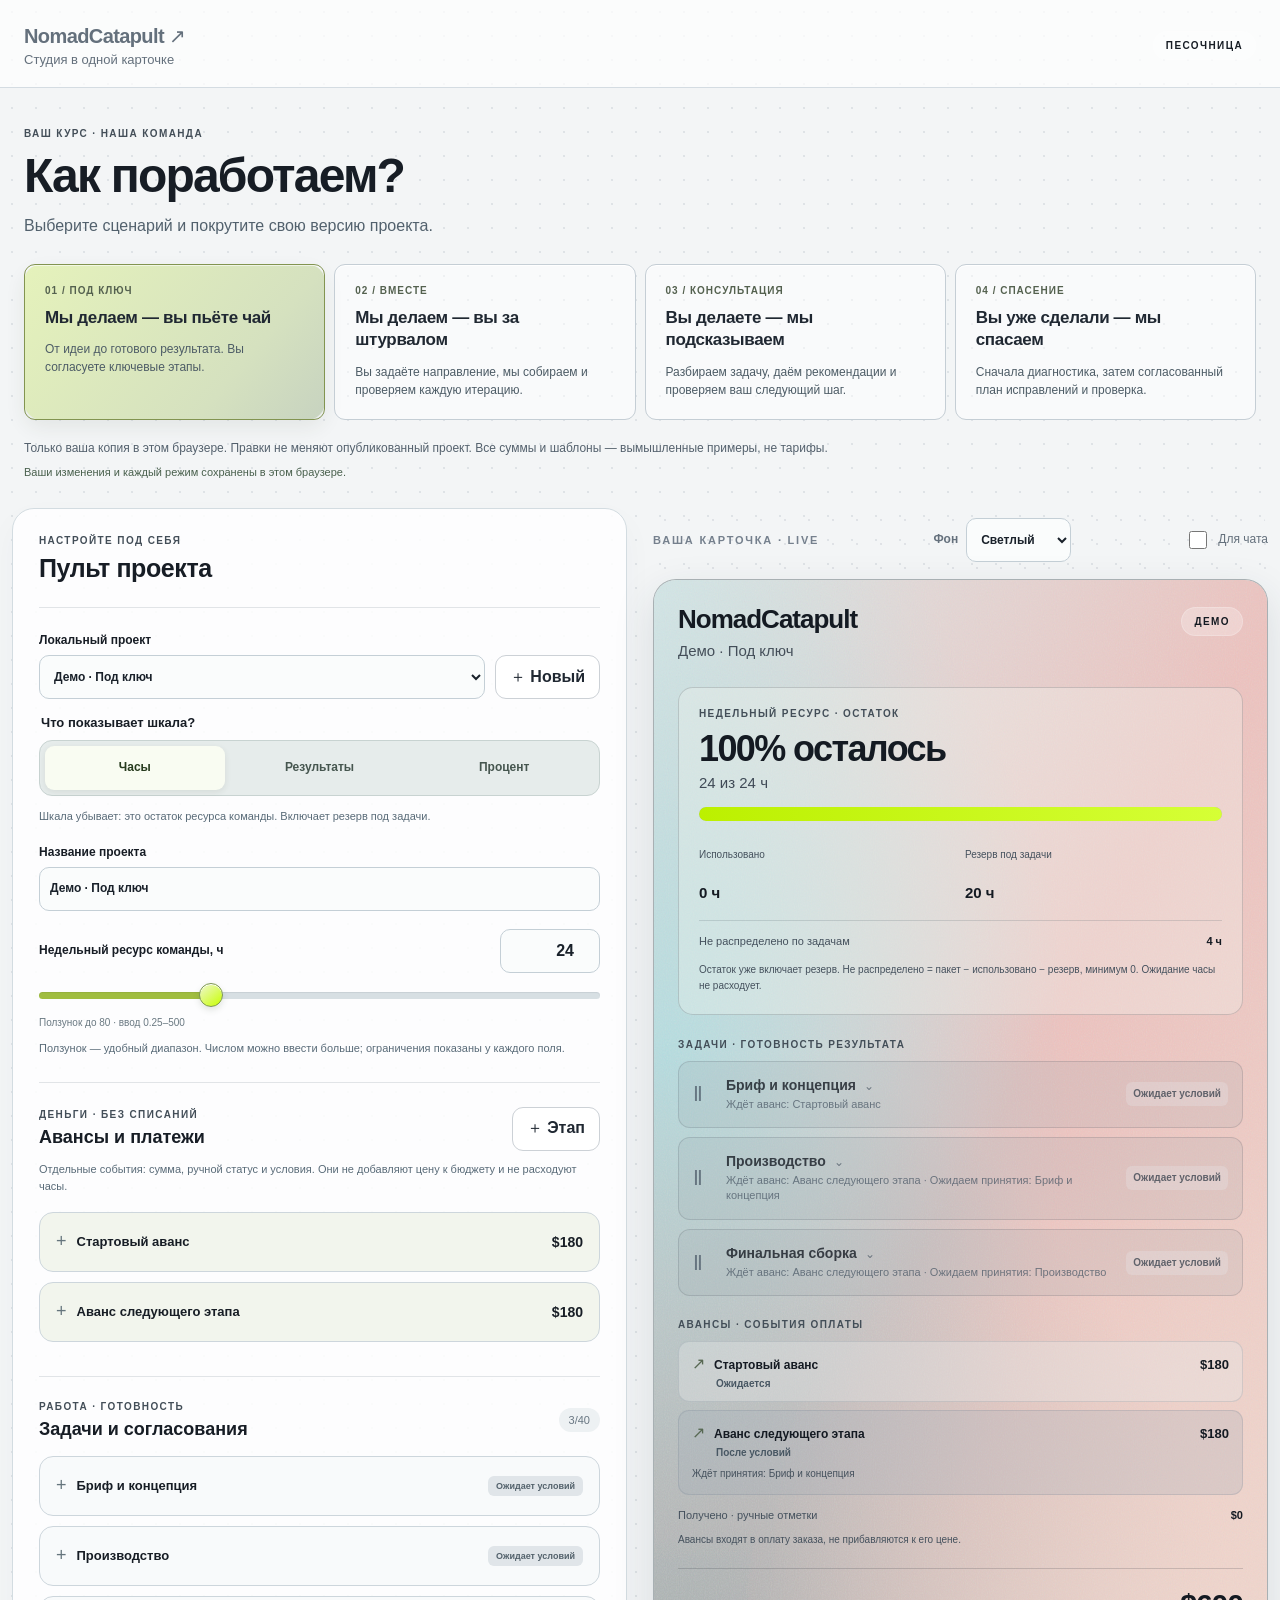
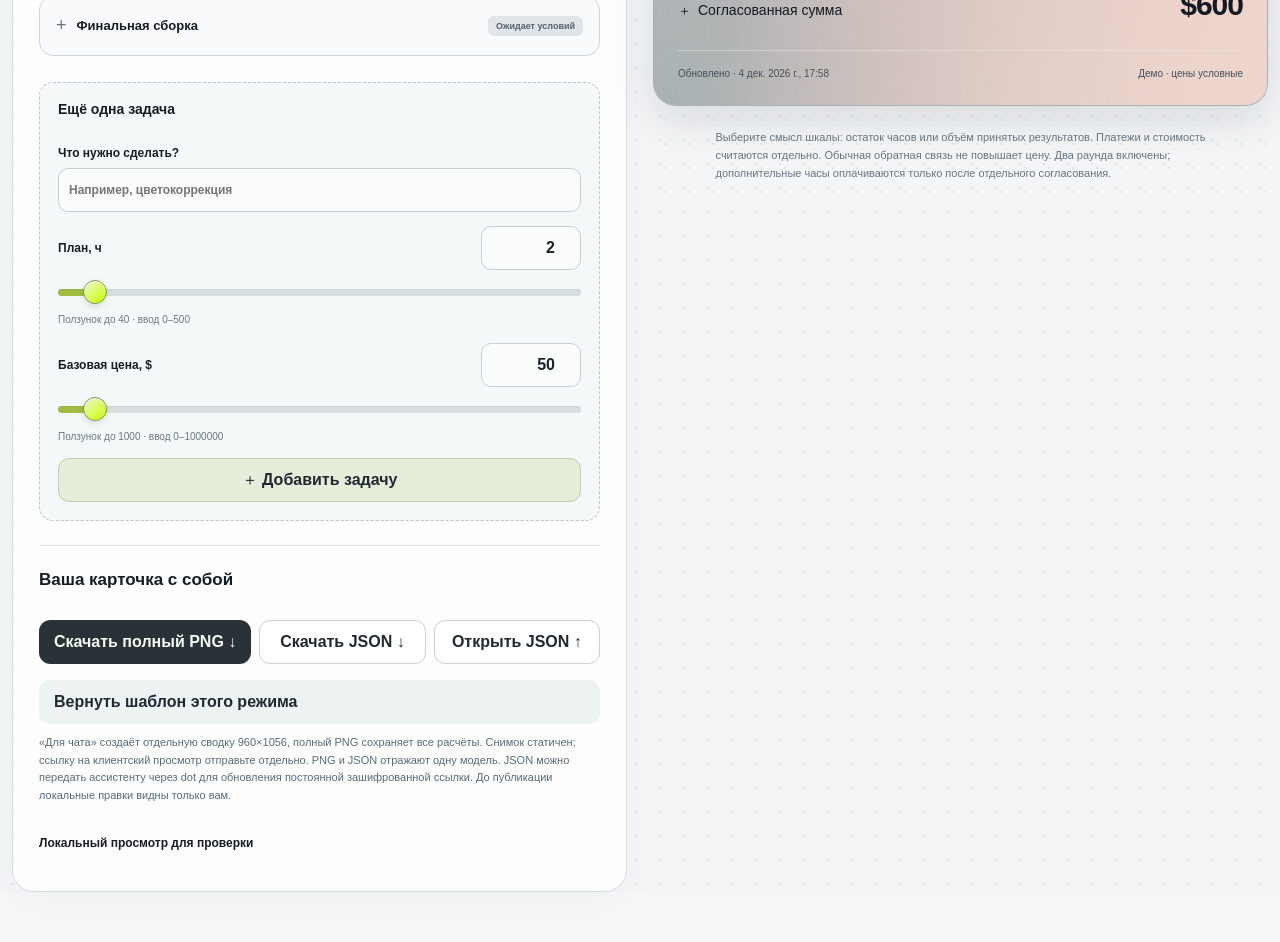
<file: studio-demo/index.html>
<!doctype html>
<html lang="ru"><head><meta charset="utf-8"><meta name="viewport" content="width=device-width,initial-scale=1"><meta name="robots" content="noindex,nofollow"><meta name="referrer" content="no-referrer"><title>NomadCatapult · Студия в одной карточке</title><link rel="stylesheet" href="./widget.css"></head>
<body class="sandbox"><header class="app-header"><div><p class="brand"><a href="../" aria-label="На главную NomadCatapult">NomadCatapult ↗</a></p><p>Студия в одной карточке</p></div><span class="demo-badge">ПЕСОЧНИЦА</span></header>
<section class="intro"><p class="eyebrow">ВАШ КУРС · НАША КОМАНДА</p><h1>Как поработаем?</h1><p class="intro-copy">Выберите сценарий и покрутите свою версию проекта.</p><div id="modes" class="mode-grid" role="group" aria-label="Режим работы"></div><p class="sandbox-note">Только ваша копия в этом браузере. Правки не меняют опубликованный проект. Все суммы и шаблоны — вымышленные примеры, не тарифы.</p><p id="save-status" class="save-status" role="status"></p></section>
<main class="editor-layout"><aside class="editor-panel" aria-label="Настройка вашей копии демо"><div class="panel-heading"><div><p class="eyebrow">НАСТРОЙТЕ ПОД СЕБЯ</p><h2>Пульт проекта</h2></div><button id="undo" hidden>Отменить действие</button></div>
<section class="editor-section project-settings"><div class="field-row"><label>Локальный проект<select id="project-list"></select></label><button id="new-project">＋ Новый</button></div><div id="project-controls"></div><p class="help">Ползунок — удобный диапазон. Числом можно ввести больше; ограничения показаны у каждого поля.</p></section>
<section class="editor-section"><div class="section-heading"><div><p class="eyebrow">ДЕНЬГИ · БЕЗ СПИСАНИЙ</p><h3>Авансы и платежи</h3></div><button id="add-payment" aria-label="Добавить платёжный этап">＋ Этап</button></div><p class="help">Отдельные события: сумма, ручной статус и условия. Они не добавляют цену к бюджету и не расходуют часы.</p><div id="payment-editors"></div></section>
<section class="editor-section"><div class="section-heading"><div><p class="eyebrow">РАБОТА · ГОТОВНОСТЬ</p><h3>Задачи и согласования</h3></div><span id="task-count" class="count"></span></div><div id="task-editors"></div><form id="add-task"><h3>Ещё одна задача</h3><label>Что нужно сделать?<input name="title" maxlength="160" required placeholder="Например, цветокоррекция"></label><div id="new-task-controls"></div><button type="submit" class="add-task-button">＋ Добавить задачу</button></form></section>
<section class="editor-section"><h3>Ваша карточка с собой</h3><div class="button-row"><button id="export" class="primary">Скачать PNG ↓</button><button id="export-json">Скачать JSON ↓</button><button id="import-json">Открыть JSON ↑</button><input id="import-file" type="file" accept=".json,application/json" hidden></div><button id="reset" class="quiet">Вернуть шаблон этого режима</button><p class="help">«Для чата» создаёт отдельную сводку 960×1056, полный PNG сохраняет все расчёты. Снимок статичен; ссылку на клиентский просмотр отправьте отдельно. PNG и JSON отражают одну модель. JSON можно передать ассистенту через dot для обновления постоянной зашифрованной ссылки. До публикации локальные правки видны только вам.</p><details class="local-tools"><summary>Локальный просмотр для проверки</summary><button id="share">Открыть только для чтения ↗</button><p class="help">Работает с локальной копией в этом браузере. Это не постоянная клиентская ссылка.</p><a id="open-viewer" target="_blank" rel="noopener noreferrer" hidden>Открыть локальную карточку ↗</a></details></section></aside>
<section id="preview-area" class="preview-area" aria-label="Ваша карточка"><div class="preview-toolbar"><span class="preview-label">ВАША КАРТОЧКА · LIVE</span><label>Фон<select id="background"><option value="light">Светлый</option><option value="dark">Тёмный</option></select></label><label class="check-label"><input id="compact" type="checkbox">Для чата</label></div><div class="card-wrap"><article id="widget" class="widget"></article></div><p class="preview-note">Выберите смысл шкалы: остаток часов или объём принятых результатов. Платежи и стоимость считаются отдельно. Обычная обратная связь не повышает цену. Два раунда включены; дополнительные часы оплачиваются только после отдельного согласования.</p></section></main><div id="toast" class="toast" role="status" aria-live="polite"></div><script type="module" src="./editor.mjs"></script></body></html>
</file>
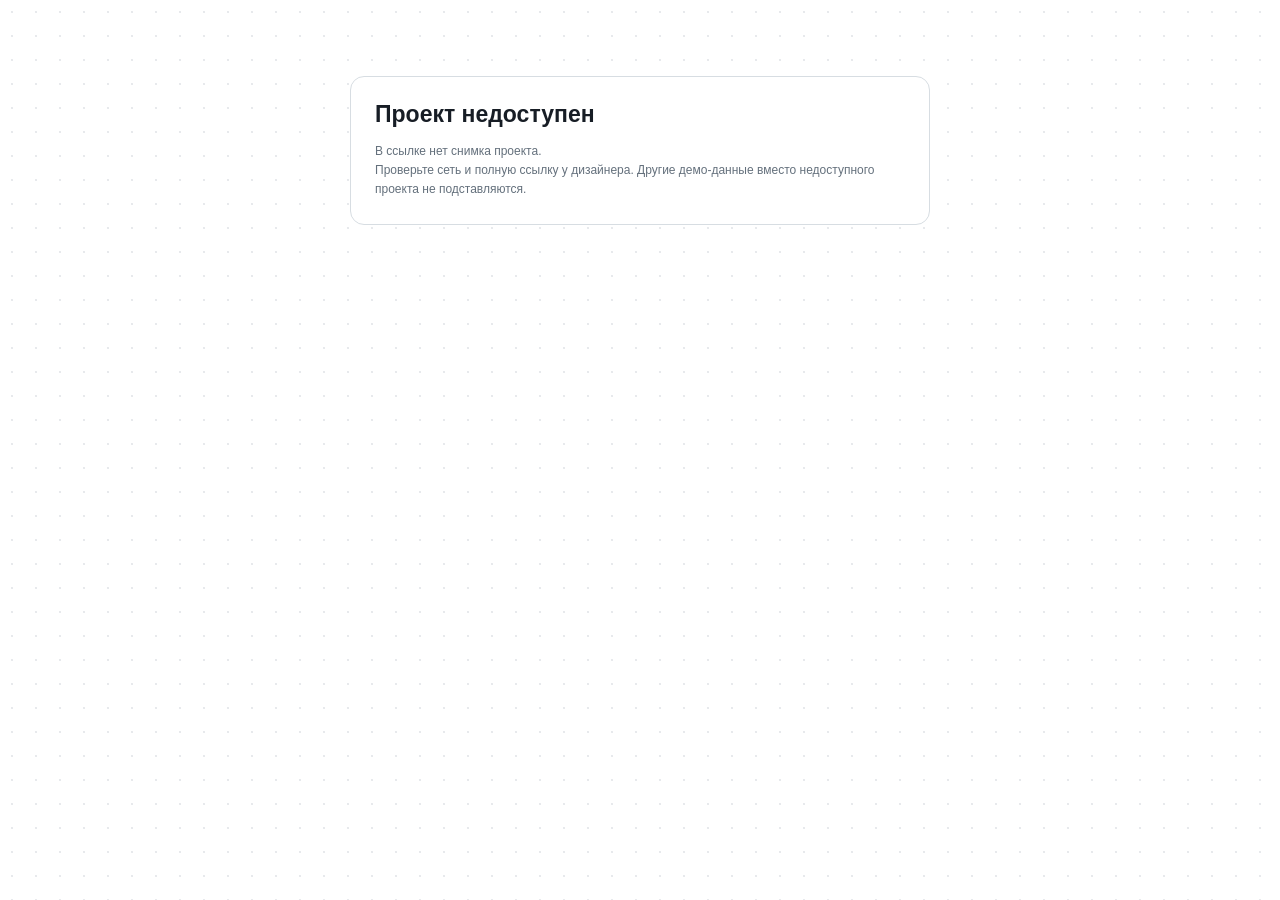
<file: studio-demo/viewer.html>
<!doctype html>
<html lang="ru"><head><meta charset="utf-8"><meta name="viewport" content="width=device-width,initial-scale=1"><meta name="robots" content="noindex,nofollow"><meta name="referrer" content="no-referrer"><title>NomadCatapult · Просмотр проекта</title><link rel="stylesheet" href="./widget.css"></head><body><main id="viewer-shell" class="viewer-shell"><p id="viewer-caption" class="viewer-caption"></p><div class="card-wrap"><article id="widget" class="widget"></article></div></main><script type="module" src="./viewer.mjs"></script></body></html>
</file>
<file: studio-demo/widget.css>
:root{font-family:Inter,"Segoe UI",Arial,sans-serif;color:#171d25;background:#f6f7f8;font-synthesis:none;--lime:#c8ff00;--ink:#141a22;--muted:#444e59;--edge:rgba(34,43,54,.18)}
*{box-sizing:border-box}body{margin:0;min-width:300px}button,input,select,textarea{font:inherit}button,a,input,select,summary{outline-offset:4px}button:focus-visible,a:focus-visible,input:focus-visible,select:focus-visible,summary:focus-visible{outline:3px solid #5b7500}button,a{touch-action:manipulation}button{cursor:pointer}button:disabled{cursor:not-allowed;opacity:.5}button{border:1px solid #ccd1d6;border-radius:9px;background:#fff;color:#202832;padding:10px 14px;font-weight:650;min-height:42px}button.primary{background:#222b31;color:white;border-color:#222b31}button.lime{background:var(--lime);border-color:#a9d800;color:#1c2600}button.danger{color:#923e30}input,select{width:100%;min-width:0;border:1px solid #c6ccd2;background:#fff;padding:9px 10px;border-radius:7px;color:#19212a}input[type=checkbox]{width:18px;height:18px;min-height:18px;flex:none;accent-color:#5c7600}label{display:grid;gap:6px;font-size:13px;font-weight:600}a{color:#344914}h1,h2,h3,p{margin:0}.app-header{padding:23px 32px;display:flex;align-items:center;justify-content:space-between;gap:20px;border-bottom:1px solid #dce0e4;background:#fff}.app-header .brand{font-weight:800;font-size:20px;letter-spacing:-.6px}.app-header p{color:#64707c;font-size:13px;margin-top:4px}.editor-layout{display:grid;grid-template-columns:minmax(320px,400px) minmax(0,1fr);min-height:calc(100vh - 90px)}.editor-panel{padding:24px;background:#fff;border-right:1px solid #dce0e4;max-height:calc(100vh - 90px);overflow:auto;position:sticky;top:0}.editor-panel h2{font-size:19px;letter-spacing:-.4px}.editor-panel h3{font-size:14px;margin:0 0 14px}.editor-section{display:grid;gap:14px;margin-top:22px;padding-top:22px;border-top:1px solid #e1e4e7}.field-row{display:grid;grid-template-columns:1fr 1fr;gap:10px}.check-label{display:flex;align-items:center;gap:9px;font-size:13px;font-weight:500;line-height:1.45}.help{font-size:12px;color:#64707c;line-height:1.6}.task-editor{border:1px solid #dce0e4;border-radius:10px;padding:14px;margin-bottom:10px}.task-editor>summary{font-size:14px;cursor:pointer;font-weight:700}.task-editor .fields{display:grid;gap:12px;padding-top:16px}.task-editor button{font-size:12px}.round-editor{border-top:1px solid #e1e4e7;padding-top:10px;display:grid;gap:10px}.round-editor strong{font-size:12px}.button-row{display:flex;gap:8px;flex-wrap:wrap}.share-result{display:grid;gap:10px}.share-result textarea{width:100%;height:92px;resize:vertical;font:11px/1.5 monospace;padding:10px;border:1px solid #c6ccd2;border-radius:8px;overflow-wrap:anywhere}.preview-area{padding:26px 32px 48px;min-width:0;background-color:#f8f9fa;background-image:radial-gradient(#a6acb840 .8px,transparent .9px);background-size:24px 24px}.preview-area.dark,.viewer-shell.dark{background-color:#20252c;background-image:radial-gradient(#b7c0cd30 .8px,transparent .9px)}.preview-toolbar{max-width:680px;margin:0 auto 26px;display:flex;align-items:center;justify-content:space-between;gap:14px;flex-wrap:wrap}.preview-toolbar label{display:flex;align-items:center;gap:8px;color:#64707c;font-size:12px}.preview-toolbar select{width:100px;font-size:12px}.dark .preview-toolbar label{color:#c7ced6}.preview-label{font-size:11px;font-weight:700;letter-spacing:1.8px;color:#75808d}.dark .preview-label{color:#c5ceda}.card-wrap{max-width:680px;margin:0 auto}.widget{position:relative;isolation:isolate;overflow:hidden;width:100%;padding:28px;border-radius:23px;border:1px solid rgba(81,92,106,.32);color:var(--ink);background:linear-gradient(130deg,rgba(221,225,228,.96),rgba(182,190,199,.97) 50%,rgba(166,179,183,.98));box-shadow:0 14px 40px #29374621,inset 0 1px 1px #ffffff80;backdrop-filter:blur(24px);-webkit-backdrop-filter:blur(24px)}.widget:before{content:"";position:absolute;inset:0;z-index:-1;pointer-events:none;opacity:.16;background-image:url("data:image/svg+xml,%3Csvg xmlns='http://www.w3.org/2000/svg' width='150' height='150'%3E%3Cfilter id='n'%3E%3CfeTurbulence type='fractalNoise' baseFrequency='.8' numOctaves='3' stitchTiles='stitch'/%3E%3C/filter%3E%3Crect width='100%25' height='100%25' opacity='.35' filter='url(%23n)'/%3E%3C/svg%3E")}.widget-header{display:flex;justify-content:space-between;align-items:start;gap:14px;margin-bottom:25px}.wordmark{font-size:26px;letter-spacing:-1px;font-weight:800}.project-name{font-size:15px;color:var(--muted);font-weight:500;line-height:1.5;margin-top:5px;overflow-wrap:anywhere}.demo-badge{flex:none;font-size:10px;letter-spacing:1.4px;font-weight:800;background:#ffffff40;border:1px solid #ffffff35;border-radius:99px;padding:8px 12px;margin-top:3px}.resource{background:#eef0f042;border:1px solid var(--edge);border-radius:15px;padding:20px}.eyebrow,.section-label{font-size:10px;font-weight:750;letter-spacing:1.4px;color:#434e58}.remaining{font-size:clamp(25px,3.3vw,41px);font-weight:800;letter-spacing:-1.6px;line-height:1.18;margin:9px 0 3px}.resource-caption{font-size:15px;color:#3f4a56}.meter{height:14px;background:#3b465b26;border-radius:99px;overflow:hidden;margin:16px 0 18px;box-shadow:inset 0 1px 2px #1b253f13}.meter span{display:block;height:100%;border-radius:inherit;background:linear-gradient(90deg,#bcf000,#d6ff36)}.resource-stats{display:grid;grid-template-columns:repeat(3,minmax(0,1fr));gap:9px}.resource-stats .pair{display:flex;flex-direction:column;gap:5px;align-items:flex-start;font-size:10px}.resource-stats .pair strong{font-size:15px}.micro{font-size:11px;color:#45515d;line-height:1.55;margin-top:12px}.warning{font-size:12px;line-height:1.5;margin-top:10px;color:#66311b;font-weight:600}.task-section{margin-top:24px}.section-label{margin-bottom:11px}.task{border:1px solid var(--edge);background:#edf0f126;margin-bottom:9px;border-radius:12px;overflow:hidden}.task>summary{display:grid;grid-template-columns:23px minmax(0,1fr) auto;align-items:center;gap:10px;padding:15px 14px;cursor:pointer;list-style:none;min-height:62px}.task>summary::-webkit-details-marker,.disclosure>summary::-webkit-details-marker{display:none}.task>summary:after{content:"+";font-size:16px;color:#59646e;grid-column:3;grid-row:2;justify-self:end;display:none}.task-heading{display:flex;flex-direction:column;gap:4px;overflow-wrap:anywhere;font-size:14px}.task-reason{font-size:11px;color:#505e6b;line-height:1.4;font-weight:400}.status{font-size:10px;font-weight:700;padding:5px 7px;border-radius:6px;background:#edf2b86e;text-align:center;max-width:120px;line-height:1.4}.status-symbol{font-size:23px;line-height:1;color:#647621}.task-blocked{background:#9aa4af35}.task-blocked .status{background:#e4e7e956;color:#3d4854}.task-blocked .status-symbol{font-size:20px;color:#52606d}.task-accepted .status{background:#d9eac374;color:#2c5b22}.task-active .status{background:#fae8a778;color:#685015}.task-body{padding:0 16px 15px 47px;border-top:1px solid #59667819}.pair{display:flex;align-items:baseline;justify-content:space-between;gap:14px;font-size:12px;line-height:1.6;margin:8px 0}.pair span{color:#45515d}.pair strong{text-align:right;font-weight:650;overflow-wrap:anywhere}.task-progress{height:4px;background:#39475624;border-radius:4px;overflow:hidden;margin-bottom:14px}.task-progress span{display:block;height:100%;background:#657b3c}.disclosure{margin-top:10px;border-top:1px solid var(--edge)}.disclosure>summary{display:flex;justify-content:space-between;align-items:baseline;gap:14px;padding:13px 0;cursor:pointer;font-size:12px;list-style:none}.disclosure>summary>span:before{content:"＋";display:inline-block;width:20px;font-size:13px}.disclosure[open]>summary>span:before{content:"−"}.disclosure .pair{padding:0 2px}.budget{margin-top:20px}.budget>summary{font-size:14px;padding:19px 0 12px}.budget>summary strong{font-size:30px;letter-spacing:-1px}.blocker-list{padding-left:16px;font-size:11px;color:#43505d;line-height:1.6;margin:8px 0}.payment-note{font-size:11px;line-height:1.5;color:#485562}.widget-footer{display:flex;justify-content:space-between;gap:12px;border-top:1px solid #f0f3f55e;padding-top:15px;margin-top:16px;font-size:10px;line-height:1.5;color:#44505d}.compact{max-width:420px;margin:0 auto;padding:21px;border-radius:19px}.compact .wordmark{font-size:23px}.compact .remaining{font-size:31px}.compact .resource{padding:16px}.compact .task>summary{grid-template-columns:18px minmax(0,1fr);gap:8px;padding:13px 11px}.compact .status{grid-column:2;justify-self:start;margin-top:2px}.compact .task-body{padding-left:15px}.compact .widget-footer{flex-direction:column;gap:4px}.compact .task-reason{font-size:11px}.compact .resource-stats{gap:4px}.compact .resource-stats .pair{font-size:9px}.empty{font-size:13px;padding:18px 0;color:#45515d}.preview-note{max-width:580px;margin:22px auto 0;font-size:12px;color:#687583;line-height:1.65}.dark .preview-note{color:#c0cad3}.notice{font-size:12px;color:#51606c;line-height:1.65;padding:13px 14px;border-radius:8px;background:#f1f4f6;border:1px solid #e1e6ea}.viewer-shell{min-height:100vh;padding:36px 20px;background-color:#fff;background-image:radial-gradient(#8994a333 .8px,transparent .9px);background-size:24px 24px}.viewer-caption{max-width:680px;margin:0 auto 22px;color:#64707c;font-size:12px;line-height:1.6}.viewer-shell.dark .viewer-caption{color:#c5ced9}.viewer-shell .card-wrap{max-width:580px}.viewer-error{max-width:600px;padding:24px;background:#fff;border:1px solid #d7dde2;border-radius:14px;margin:40px auto}.viewer-error h1{font-size:23px;margin-bottom:14px}.toast{position:fixed;left:50%;bottom:20px;transform:translateX(-50%);max-width:calc(100vw - 32px);padding:12px 18px;border-radius:10px;background:#26313a;color:#fff;font-size:13px;z-index:10;box-shadow:0 8px 25px #0003}.toast:empty{display:none}[hidden]{display:none!important}.save-status{font-size:11px;color:#617269;min-height:16px}.viewer-caption strong{font-weight:700}.editor-panel .share-result a{font-size:13px;overflow-wrap:anywhere}
@media(min-width:1450px){.preview-area{padding-top:35px}.card-wrap{max-width:640px}}@media(max-width:960px){.editor-layout{grid-template-columns:340px minmax(0,1fr)}.preview-area{padding:22px 18px}.widget{padding:21px}.wordmark{font-size:23px}.task>summary{grid-template-columns:20px minmax(0,1fr)}.status{grid-column:2;justify-self:start}.task-body{padding-left:15px}.remaining{font-size:31px}.widget-footer{flex-direction:column;gap:4px}}@media(max-width:700px){.app-header{padding:17px 18px}.app-header .brand{font-size:18px}.app-header p{font-size:11px}.editor-layout{display:flex;flex-direction:column}.editor-panel{position:static;max-height:none;overflow:visible;order:2;border-right:0;border-top:1px solid #dce0e4;padding:23px 18px}.preview-area{order:1;padding:20px 14px 28px}.preview-toolbar{margin-bottom:18px;gap:10px}.preview-label{font-size:10px}.widget{border-radius:18px;padding:20px}.resource{padding:15px}.wordmark{font-size:24px}.demo-badge{font-size:9px;padding:7px 9px}.widget-header{margin-bottom:20px}.remaining{font-size:33px;letter-spacing:-1.1px}.resource-stats .pair{font-size:9px}.resource-stats .pair strong{font-size:14px}.resource-stats{gap:4px}.resource-caption{font-size:14px}.task-heading{font-size:14px}.viewer-shell{padding:22px 12px}.viewer-caption{padding:0 6px;font-size:11px}.budget>summary{font-size:12px}.budget>summary strong{font-size:28px}.compact{padding:18px}.preview-note{font-size:11px}.field-row{gap:10px}.toast{font-size:12px}}
.task-heading strong:after{content:"⌄";display:inline-block;margin-left:8px;color:#54616b;font-size:12px}.task[open] .task-heading strong:after{content:"⌃"}
.remaining-tasks{font-size:11px;color:#43515d;line-height:1.55;padding:8px 3px 0}.compact .task-reason{display:-webkit-box;-webkit-line-clamp:3;-webkit-box-orient:vertical;overflow:hidden}
@media(prefers-reduced-motion:reduce){*{scroll-behavior:auto!important}}

/* Public sandbox. Text stays fixed; only control surfaces and the slider thumb deform. */
.sandbox{background:#f3f5f6;background-image:radial-gradient(#7a88952b .8px,transparent .9px);background-size:24px 24px}
.app-header .brand a{color:inherit;text-decoration:none}.sandbox .app-header{background:#ffffffba;border-bottom-color:#d4dce2;padding:20px max(24px,calc((100vw - 1320px)/2))}
.intro{max-width:1370px;margin:auto;padding:40px 24px 26px}.intro h1{font-size:clamp(30px,4vw,48px);letter-spacing:-1.8px;margin:10px 0;line-height:1.12}.intro-copy{color:#52616d;font-size:16px;line-height:1.6}.sandbox-note{font-size:12px;line-height:1.6;color:#54616d;max-width:840px;margin:19px 0 8px}.save-status{font-size:11px;color:#49604d}
.mode-grid{position:relative;isolation:isolate;display:grid;grid-template-columns:repeat(4,minmax(0,1fr));gap:9px;margin-top:26px}.mode-card{position:relative;z-index:1;display:flex;flex-direction:column;align-items:start;gap:11px;min-height:175px;padding:20px;text-align:left;border-radius:18px;background:#ffffff75;border:1px solid #c5ced5;box-shadow:inset 0 1px #fff;overflow:hidden}.mode-card[aria-pressed=true]{background:transparent;border-color:#829450;box-shadow:inset 0 1px #fff9}.mode-card strong{font-size:17px;line-height:1.3;letter-spacing:-.35px;max-width:245px}.mode-number{font-size:10px;text-transform:uppercase;letter-spacing:1px;color:#54614f}.mode-description{font-size:12px;line-height:1.5;color:#4d5c66;font-weight:400}.mode-indicator{position:absolute;z-index:0;border-radius:18px;background:linear-gradient(130deg,#e5f2bb,#d5e1bf 70%,#c7d3c0);box-shadow:0 8px 20px #36462a14;pointer-events:none;transform-origin:0 0}.mode-indicator:not([data-ready=true]){opacity:0}
.sandbox .editor-layout{max-width:1322px;margin:0 auto 50px;grid-template-columns:minmax(0,1fr) minmax(360px,1fr);gap:26px;align-items:start;min-height:0;padding:0 12px}.sandbox .editor-panel{max-height:none;position:static;overflow:visible;border:1px solid #d3dce1;border-radius:22px;padding:26px;background:#ffffffd9;box-shadow:0 12px 32px #3b4b5b08}.sandbox .preview-area{padding:10px 0 24px;border-radius:24px;background-color:transparent;position:sticky;top:18px}.sandbox .preview-area.dark{padding:18px;background-color:#20252c}.sandbox .preview-toolbar{gap:10px;margin-bottom:17px}.sandbox .preview-toolbar select{width:105px}.panel-heading,.section-heading{display:flex;align-items:center;justify-content:space-between;gap:10px}.panel-heading h2{font-size:25px;margin-top:8px}.section-heading h3{font-size:18px;margin:7px 0 0}.section-heading button{flex-shrink:0}.count{font-size:11px;color:#687682;background:#edf1f3;border-radius:99px;padding:6px 10px}.sandbox .editor-section{margin-top:24px;padding-top:24px;gap:16px}.sandbox .editor-section>h3{font-size:17px}.sandbox .editor-section>p.help{margin-top:-6px}.project-settings .field-row{grid-template-columns:1fr auto;align-items:end}.sandbox #project-controls{display:grid;gap:18px}.sandbox label{font-size:12px;line-height:1.45}.sandbox input:not([type=checkbox]):not([type=range]),.sandbox select{min-height:44px;border-color:#c4cfd6;border-radius:10px;background:#fafcfc}.sandbox input:disabled{color:#77838b;background:#eef1f3!important;cursor:not-allowed}.sandbox button{min-height:44px;border-radius:11px}.sandbox button:hover{border-color:#87957a}.sandbox button.quiet{background:#edf2f2;border-color:transparent;text-align:left}.sandbox .danger{color:#8c4236}.sandbox .primary{background:#293337;color:#f7faf2;border-color:#293337}.sandbox .help{color:#596b78;font-size:11px}.sandbox .task-editor,.payment-editor{padding:0;border:1px solid #cdd6dc;border-radius:14px;background:#f8fafb;overflow:hidden;margin:0 0 10px}.sandbox .task-editor>summary,.payment-editor>summary{display:flex;justify-content:space-between;align-items:center;gap:10px;padding:16px;min-height:58px;cursor:pointer;list-style:none;font-size:13px;font-weight:700}.sandbox .task-editor>summary::before,.payment-editor>summary::before{content:'+';color:#65757d;font-weight:500;font-size:18px}.sandbox .task-editor[open]>summary::before,.payment-editor[open]>summary::before{content:'−'}.sandbox .task-editor>summary>span:first-child,.payment-editor>summary>span:first-child{flex:1;overflow-wrap:anywhere}.editor-status{font-size:9px;font-weight:600;padding:5px 8px;border-radius:6px;background:#e5ecd5;max-width:110px;text-align:center}.task-editor-blocked .editor-status{background:#e0e5e9;color:#53626c}.sandbox .fields{padding:18px 16px;display:grid;gap:19px;border-top:1px solid #e0e6e9}.sandbox .task-editor .fields{padding-top:18px}.payment-editor{background:#f2f5ed}.payment-editor>summary>strong{font-size:14px}.numeric-control{min-width:0}.numeric-top{display:flex;justify-content:space-between;gap:12px;align-items:center}.numeric-top>label{flex:1}.numeric-top .number-input{width:100px;min-width:85px;text-align:right;font-size:16px;font-weight:650;font-variant-numeric:tabular-nums}.range-hint{font-size:10px;color:#6a7982;line-height:1.5;margin-top:-2px}.field-error{font-size:11px;color:#933e2d;line-height:1.5;min-height:0}.field-error:not(:empty){margin-top:5px}input[aria-invalid=true]{border-color:#a54331!important;box-shadow:0 0 0 2px #b3452f1c}
.slider-shell{position:relative;min-width:0;height:44px;--fill:50%;--thumb:24px}.elastic-range{-webkit-appearance:none;appearance:none;position:absolute;inset:0;width:100%;height:44px;margin:0;padding:0;background:transparent;border:0;cursor:ew-resize;touch-action:pan-y}.elastic-range::-webkit-slider-runnable-track{height:7px;margin:0;border-radius:99px;background:linear-gradient(to right,#a0bd40 var(--fill),#d7dfe3 var(--fill));box-shadow:inset 0 1px 1px #17203113}.elastic-range::-moz-range-track{height:7px;border-radius:99px;background:#d7dfe3}.elastic-range::-moz-range-progress{height:7px;background:#a0bd40}.elastic-range::-webkit-slider-thumb{-webkit-appearance:none;width:24px;height:24px;margin-top:-8px;border:0;border-radius:50%;background:transparent}.elastic-range::-moz-range-thumb{width:24px;height:24px;border:0;background:transparent}.elastic-thumb{position:absolute;pointer-events:none;left:calc(12px + (100% - 24px)*var(--position,0));top:10px;width:24px;height:24px;margin-left:-12px;border-radius:50%;background:linear-gradient(140deg,#eff7d2,#c8ff00);border:1px solid #7c9653;box-shadow:0 3px 6px #41513a25,inset 0 1px #fff;transform-origin:center;will-change:transform}.elastic-range:focus-visible{outline:none}.slider-shell:has(.elastic-range:focus-visible) .elastic-thumb{outline:3px solid #415d23;outline-offset:4px}.slider-shell:has(.elastic-range:disabled){opacity:.4}.elastic-range:disabled{cursor:not-allowed}
.switch{position:relative;min-height:44px;cursor:pointer;gap:10px}.switch input{position:absolute;opacity:0;left:0;width:40px!important;height:30px!important}.switch-track{position:relative;flex:none;width:38px;height:24px;border-radius:99px;background:#c6d0d7;border:1px solid #a5b2bc;transition:background .18s}.switch-track:before{content:'';position:absolute;left:3px;top:3px;width:16px;height:16px;background:#fff;border-radius:50%;box-shadow:0 1px 3px #0002;transition:transform .36s cubic-bezier(.25,1.65,.4,1)}.switch input:checked+.switch-track{background:#b8dc4d;border-color:#8ba83e}.switch input:checked+.switch-track:before{transform:translateX(14px)}.switch input:active+.switch-track:before{scale:1.2 .8}.switch input:focus-visible+.switch-track{outline:3px solid #536b2d;outline-offset:3px}.switch:has(input:disabled){opacity:.5;cursor:not-allowed}.conditions>summary,.round-editor>summary,.local-tools>summary{cursor:pointer;min-height:44px;display:flex;align-items:center;font-size:12px;font-weight:650}.condition-options{display:grid;gap:2px;padding-top:8px}.conditions{border-top:1px solid #dde4e7}.sandbox .round-editor{padding-top:0}.sandbox .round-editor .fields{padding-left:0;padding-right:0}.included-round{font-size:12px;color:#526735}.extra-round{display:grid;gap:12px;padding-top:15px;border-top:1px solid #d6dfe3}.extra-round h4{margin:0;font-size:12px}.sandbox #add-task{display:grid;gap:14px;padding:18px;border-radius:14px;border:1px dashed #b9c8cf;background:#f5f8f8}.sandbox #new-task-controls{display:grid;gap:16px}.add-task-button{width:100%;background:#e6edda;border-color:#bfcda9}.sandbox .button-row>button{flex:1;white-space:nowrap}.sandbox .preview-note{font-size:11px;max-width:510px;padding:0 10px}.sandbox .widget{padding:24px}.sandbox .remaining{font-size:36px}.meter span{transform-origin:left center}.payment-section{margin-top:23px}.payment-row{padding:12px 13px;border:1px solid #68778430;border-radius:11px;margin-bottom:8px;background:#e5e9e95c}.payment-row-head{display:flex;gap:9px;align-items:baseline}.payment-icon{font-size:16px;color:#576852}.payment-title{font-size:12px;flex:1;overflow-wrap:anywhere}.payment-amount{font-size:13px;text-align:right;max-width:45%;overflow-wrap:anywhere}.payment-status{display:block;margin:5px 0 0 24px;font-size:10px;font-weight:600;color:#485763}.payment-received{background:#dce7c853}.payment-received .payment-status{color:#35572a}.payment-blocked{background:#a1acb83d}.payment-section .pair{font-size:11px;margin-top:12px}.payment-section .micro{font-size:10px;margin-top:8px}.task-blocked{opacity:.8}.widget-footer{flex-wrap:wrap}.pulse:not(.mode-card){animation:surface-spring .38s cubic-bezier(.2,.8,.25,1)}
@keyframes surface-spring{0%{scale:1}35%{scale:1.1 .87}65%{scale:.95 1.06}100%{scale:1}}
.switch-track[data-spring=on]:before{animation:switch-on .42s cubic-bezier(.2,.75,.25,1)}.switch-track[data-spring=off]:before{animation:switch-off .42s cubic-bezier(.2,.75,.25,1)}
@keyframes switch-on{0%{transform:translateX(0) scale(.85,1.12)}65%{transform:translateX(17px) scale(1.2,.85)}85%{transform:translateX(13px) scale(.95,1.04)}100%{transform:translateX(14px) scale(1)}}
@keyframes switch-off{0%{transform:translateX(14px) scale(.85,1.12)}65%{transform:translateX(-3px) scale(1.2,.85)}85%{transform:translateX(1px) scale(.95,1.04)}100%{transform:translateX(0) scale(1)}}
.budget>summary strong{min-width:0;max-width:65%;overflow-wrap:anywhere;text-align:right}.payment-amount{min-width:0}
@media(max-width:1000px){.mode-grid{grid-template-columns:repeat(2,minmax(0,1fr))}.mode-card{min-height:150px}.sandbox .editor-layout{gap:16px}.sandbox .editor-panel{padding:20px}.sandbox .preview-area{top:10px}.sandbox .widget{padding:20px}}
@media(max-width:700px){.intro{padding:28px 14px 16px}.intro h1{letter-spacing:-1px;font-size:34px}.intro-copy{font-size:14px}.mode-grid{gap:7px;margin-top:18px}.mode-card{padding:14px 12px;gap:8px;min-height:165px;border-radius:14px}.mode-card strong{font-size:14px;letter-spacing:-.25px}.mode-number{font-size:9px;letter-spacing:.5px}.mode-description{font-size:10px;line-height:1.5}.mode-indicator{border-radius:14px}.sandbox-note{font-size:11px;margin-top:14px}.sandbox .app-header{padding:15px 16px}.sandbox .app-header .demo-badge{font-size:8px;letter-spacing:.8px}.sandbox .editor-layout{display:flex;flex-direction:column;padding:0 12px;gap:18px}.sandbox .editor-panel{width:100%;padding:20px 15px;order:2;border-radius:18px}.sandbox .preview-area{position:static;width:100%;padding:12px 0 8px;order:1}.sandbox .widget{padding:18px}.sandbox .preview-toolbar{padding:0 3px;gap:8px}.sandbox .preview-label{font-size:9px;letter-spacing:.8px}.sandbox .remaining{font-size:32px}.sandbox .preview-note{padding:0 5px}.panel-heading h2{font-size:23px}.panel-heading{flex-wrap:wrap}.section-heading h3{font-size:17px}.payment-title{font-size:11px}.payment-amount{font-size:12px}.payment-row{padding:11px}.payment-section .pair{font-size:10px}.sandbox .resource-stats .pair{font-size:8px}.sandbox .task>summary{padding:13px 11px}.sandbox .task-heading{font-size:13px}.sandbox .numeric-top .number-input{width:90px}.sandbox .task-editor>summary,.payment-editor>summary{padding:14px 12px}.sandbox .fields{padding:17px 12px}.sandbox .editor-status{font-size:8px;max-width:95px}.sandbox .button-row>button{font-size:12px}.sandbox .sandbox-note{max-width:100%}}
@media(prefers-reduced-motion:reduce){*,*:before,*:after{animation:none!important;transition:none!important;scroll-behavior:auto!important}.elastic-thumb{transform:none!important;will-change:auto}.switch input:active+.switch-track:before{scale:1}.mode-indicator{will-change:auto}}

/* Original coral/cyan grain, rendered once as an SVG image. Only this surface drifts. */
.widget{background:#d1d9d6;backdrop-filter:none;-webkit-backdrop-filter:none}
.widget:before{display:none}.widget:after{content:"";position:absolute;inset:-3%;z-index:-1;pointer-events:none;background-image:var(--card-surface);background-size:100% 100%;background-repeat:no-repeat;transform-origin:center;animation:matte-drift 28s ease-in-out infinite alternate;will-change:transform}
@keyframes matte-drift{0%{transform:translate3d(0,0,0) scale(1)}50%{transform:translate3d(.55%,-.45%,0) scale(1.012)}100%{transform:translate3d(-.65%,.55%,0) scale(1.018)}}
.resource{background:#f2f5f052}.meter{display:flex;isolation:isolate}.meter>span{flex:none;min-width:0}.meter .meter-primary{background:linear-gradient(90deg,#bcf000,#d6ff36)}.meter .meter-review{background:repeating-linear-gradient(135deg,#bed6cc 0,#bed6cc 4px,#6d877e 4px,#6d877e 6px);border-radius:0}
.resource-stats[data-columns="2"]{grid-template-columns:repeat(2,minmax(0,1fr))}.resource-stats .pair{margin:8px 0;line-height:1.5}.resource-stats .pair>span{min-height:30px}.unallocated{border-top:1px solid #4a5e6230;padding-top:12px;font-size:11px;line-height:1.5}.unallocated>span{max-width:77%}.unallocated>strong{flex-shrink:0}.metric-explanation{font-size:10px;line-height:1.6}.widget[data-measure=percent] .remaining{letter-spacing:-1px}.measurement-controls{border:0;padding:0;margin:0;display:grid;gap:12px;min-width:0}.measurement-controls legend{font-size:13px;font-weight:700;margin:0 0 10px}.measurement-options{display:grid;grid-template-columns:repeat(3,minmax(0,1fr));gap:5px;padding:5px;border-radius:13px;background:#e6eceb;border:1px solid #c8d3d1}.measurement-choice{position:relative;cursor:pointer;min-height:44px;display:grid;place-items:center;border-radius:9px;font-size:12px!important;color:#46564f}.measurement-choice input{position:absolute;opacity:0;inset:0;margin:0;width:100%;height:100%}.measurement-choice:has(input:checked){background:#f9fcf2;box-shadow:0 2px 6px #30432918;color:#273b1e;font-weight:750}.measurement-choice:has(input:focus-visible){outline:3px solid #536b2d;outline-offset:2px}.measurement-choice span{pointer-events:none}.measurement-controls .help{margin:0}.editor-panel:not([data-measure=hours]) [data-hours=true]{display:none}.widget[data-measure=units] .remaining{font-variant-numeric:tabular-nums}
@media(max-width:700px){.resource-stats .pair>span{min-height:41px}.resource-stats[data-columns="2"] .pair>span{min-height:27px}.sandbox .resource-stats .pair{font-size:9px}.sandbox .resource-stats[data-columns="2"] .pair{font-size:10px}.measurement-choice{font-size:11px!important}.widget[data-measure=percent] .remaining{font-size:30px}.unallocated{font-size:10px}.resource-caption{overflow-wrap:anywhere}.metric-explanation{font-size:10px}.resource-stats .pair strong{font-size:14px}}
@media(prefers-reduced-motion:reduce){.widget:after{animation:none!important;transform:none!important;will-change:auto}}

/* The chat composition uses the same 320×352 coordinate system as its 3x PNG. */
.widget.chat-card{padding:0!important;aspect-ratio:10/11;max-width:480px;margin:0 auto;border-radius:18px;container-type:inline-size;min-height:0}
.chat-layout{position:absolute;inset:0;color:#172129}.chat-layout>p,.chat-layout>h1,.chat-layout>div,.chat-layout>section{position:absolute;margin:0;left:5.625cqw;width:88.75cqw}.chat-brand{top:5cqw;font-size:3.4375cqw;font-weight:800;letter-spacing:-.3px}.chat-layout>.chat-demo{position:absolute;right:5.625cqw;top:5.3cqw;left:auto;width:auto;font-size:2.8125cqw;letter-spacing:1px;font-weight:750}.chat-title{top:10.9cqw;font-size:5.3125cqw!important;line-height:1.18!important;font-weight:700!important;color:#172129!important;display:-webkit-box;-webkit-line-clamp:2;-webkit-box-orient:vertical;overflow:hidden;overflow-wrap:anywhere}.chat-metric-label{top:26.56cqw;font-size:3.125cqw;font-weight:750;letter-spacing:.6px}.chat-headline{top:31.56cqw;font-size:9.0625cqw!important;font-weight:800;line-height:1.18;letter-spacing:-.8px!important}.chat-caption{top:42.8cqw;font-size:4.0625cqw;color:#45515d;line-height:1.2;white-space:nowrap;overflow:hidden;text-overflow:ellipsis}.chat-layout>.chat-meter{top:50cqw;height:3.75cqw;margin:0}.chat-layout>.chat-counts{top:57.8cqw;display:grid;grid-template-columns:1fr 1fr;gap:7cqw}.chat-counts .pair{font-size:3.75cqw;line-height:1.25;gap:2cqw;margin:0;align-items:baseline}.chat-counts .pair strong{font-size:5cqw;white-space:nowrap}.chat-layout>.chat-next{top:70.6cqw;min-height:15.6cqw}.chat-next-title{font-size:4.6875cqw;font-weight:650;white-space:nowrap;overflow:hidden;text-overflow:ellipsis;line-height:1.3}.chat-next-status{font-size:4.0625cqw;line-height:1.15;color:#594d32;margin-top:2cqw;display:-webkit-box;-webkit-line-clamp:2;-webkit-box-orient:vertical;overflow:hidden}.chat-alerts{display:grid;gap:.5cqw;align-content:start}.chat-alerts>p{font-size:4.375cqw;line-height:1.15;color:#6b3f23;font-weight:600}.chat-layout>.chat-payment{top:89.6875cqw;height:8.75cqw;border-radius:8px;background:#edf1d75c;border:1px solid #6576792b;padding:1.8cqw 2.8cqw;display:flex;justify-content:space-between;align-items:center;gap:2cqw;font-size:3.75cqw;color:#27343a;line-height:1.2}.chat-payment strong{font-size:4.0625cqw}.chat-layout>.chat-date{top:101.56cqw;font-size:3.125cqw;line-height:1.2;color:#45515d;white-space:nowrap}.chat-layout>.chat-details-note{top:105.625cqw;font-size:2.8125cqw;line-height:1.2;color:#45515d}
.client-card{max-width:480px;margin:0 auto}.client-details{margin-top:10px;border:1px solid #c8d1d5;border-radius:12px;background:#f7f9f7eb;overflow:hidden;color:#26363c}.client-details>summary{min-height:48px;cursor:pointer;padding:14px 16px;font-size:14px;font-weight:650;list-style:none;display:flex;align-items:center;justify-content:space-between;gap:12px}.client-details>summary:after{content:'+';font-size:20px;font-weight:400}.client-details[open]>summary:after{content:'−'}.client-details>summary::-webkit-details-marker{display:none}.client-detail-body{padding:0 14px 14px;border-top:1px solid #cbd4d54d}.client-detail-body .task-section{margin-top:16px}.client-detail-body .resource{margin-top:14px}.client-detail-body .remaining{font-size:28px!important}.client-detail-body .resource-stats .pair strong{font-size:14px}.client-detail-body .task-body{padding-left:15px}.client-detail-body .payment-section{margin-top:20px}.client-detail-body .budget>summary strong{font-size:26px}.viewer-shell .viewer-caption{max-width:480px;margin-bottom:14px;font-size:11px;line-height:1.5}.dark .client-details{background:#eef2ef;color:#26363c}
</file>
